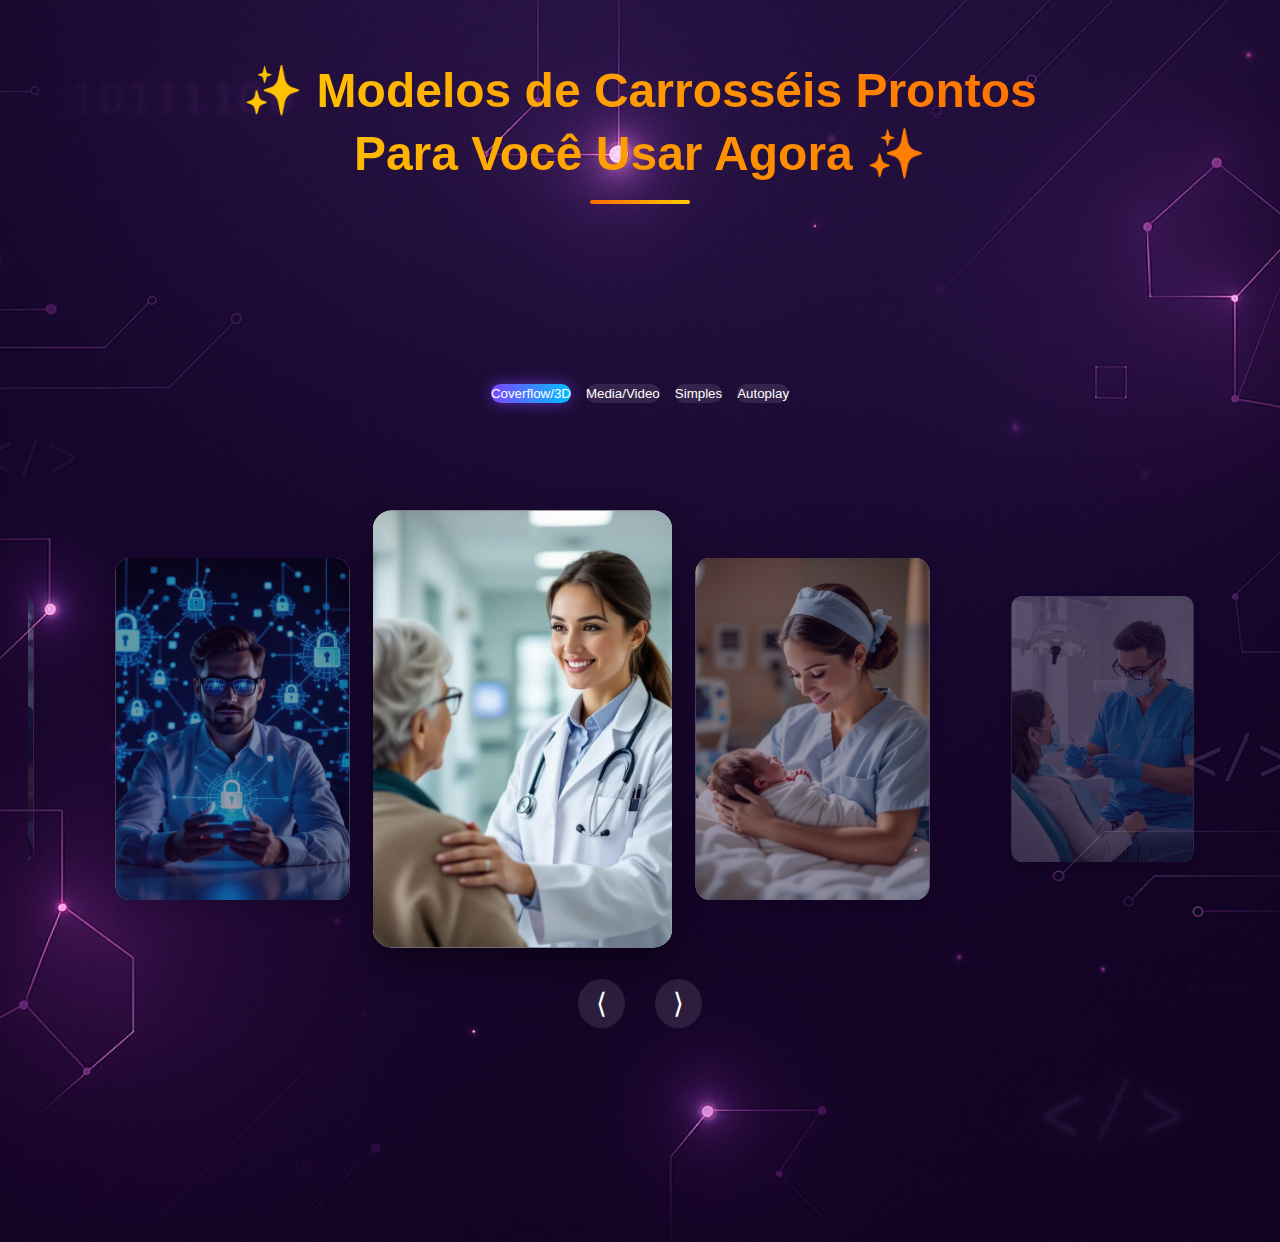
<file: carrossel-projeto/model1.html>
<!DOCTYPE html>
<html lang="pt-BR">
<head>
<meta charset="UTF-8">
<meta name="viewport" content="width=device-width, initial-scale=1.0">
<title>5 Modelos de Carrosséis</title>
<link rel="stylesheet" href="cardscarrossel.css">
</head>
<body>

<div class="titulo-carrossel">
  <h1>✨ Modelos de Carrosséis Prontos Para Você Usar Agora ✨</h1>
</div>

<!-- ========================== -->
<!-- SEÇÃO PRINCIPAL DOS CARROSSEIS -->
<!-- ========================== -->
<section class="carrosseis-interativos">
  <div class="botoes-carrosseis">
    <button class="ativo" data-carousel="modelo1">Coverflow/3D</button>
    <button data-carousel="modelo2">Media/Video</button>
    <button data-carousel="modelo3">Simples</button>
    <button data-carousel="modelo5">Autoplay</button>
  </div>

  <!-- 🔹 MODELO 1 -->
  <div class="carrossel-box modelo1 ativo">
    <div class="carrossel modelo1">
      <div class="carrossel-container">
        <div class="card1"><img src="/carrossel-projeto/img-carrossel/profissao1.jpg" alt="Imagem 1"></div>
        <div class="card1"><img src="/carrossel-projeto/img-carrossel/profissao2.jpg" alt="Imagem 2"></div>
        <div class="card1"><img src="/carrossel-projeto/img-carrossel/profissao3.jpg" alt="Imagem 3"></div>
        <div class="card1"><img src="/carrossel-projeto/img-carrossel/profissao4.jpg" alt="Imagem 4"></div>
        <div class="card1"><img src="/carrossel-projeto/img-carrossel/profissao5.jpg" alt="Imagem 5"></div>
      </div>
      <div class="carrossel-botoes">
        <button class="prev">⟨</button>
        <button class="next">⟩</button>
      </div>
    </div>
  </div>

  <!-- 🔹 MODELO 2 -->
  <div class="carrossel-box modelo2">
    <section class="carrossel modelo2">
      <button class="btn prev">⟨</button>
      <div class="carrossel-container">
        <div class="card2"><video src="/carrossel-projeto/video-carrossel/clip1.mp4"></video><button class="play-btn">▶</button></div>
        <div class="card2"><video src="/carrossel-projeto/video-carrossel/clip2.mp4"></video><button class="play-btn">▶</button></div>
        <div class="card2"><video src="/carrossel-projeto/video-carrossel/clip3.mp4"></video><button class="play-btn">▶</button></div>
      </div>
      <button class="btn next">⟩</button>
    </section>
  </div>

  <!-- 🔹 MODELO 3 -->
  <div class="carrossel-box modelo3">
    <section class="carrossel modelo3">
      <button class="btn prev">⟨</button>
      <div class="carrossel-container">
        <div class="card3"><img src="img-carrossel/beijaflor.jpg" alt="Imagem 1"></div>
        <div class="card3"><img src="img-carrossel/borboleta.jpg" alt="Imagem 2"></div>
        <div class="card3"><img src="img-carrossel/cachorro.jpg" alt="Imagem 3"></div>
      </div>
      <button class="btn next">⟩</button>
    </section>
  </div>

  <!-- 🔹 MODELO 5 -->
  <div class="carrossel-box modelo5">
    <section class="carrossel modelo5">
      <div class="carrossel-container">
        <div class="card5">5-1</div>
        <div class="card5">5-2</div>
        <div class="card5">5-3</div>
        <div class="card5">5-4</div>
        <div class="card5">5-5</div>
      </div>
    </section>
  </div>
</section>

<script>
  // ===== Troca entre carrosséis =====
  const botoes = document.querySelectorAll('.botoes-carrosseis button');
  const carrosseis = document.querySelectorAll('.carrossel-box');

  botoes.forEach(botao => {
    botao.addEventListener('click', () => {
      botoes.forEach(b => b.classList.remove('ativo'));
      botao.classList.add('ativo');

      const alvo = botao.getAttribute('data-carousel');
      carrosseis.forEach(c => {
        c.classList.remove('ativo');
        if (c.classList.contains(alvo)) c.classList.add('ativo');
      });
    });
  });
</script>

<script src="/carrossel-projeto/cardscarrossel.js"></script>
</body>
</html>
</file>
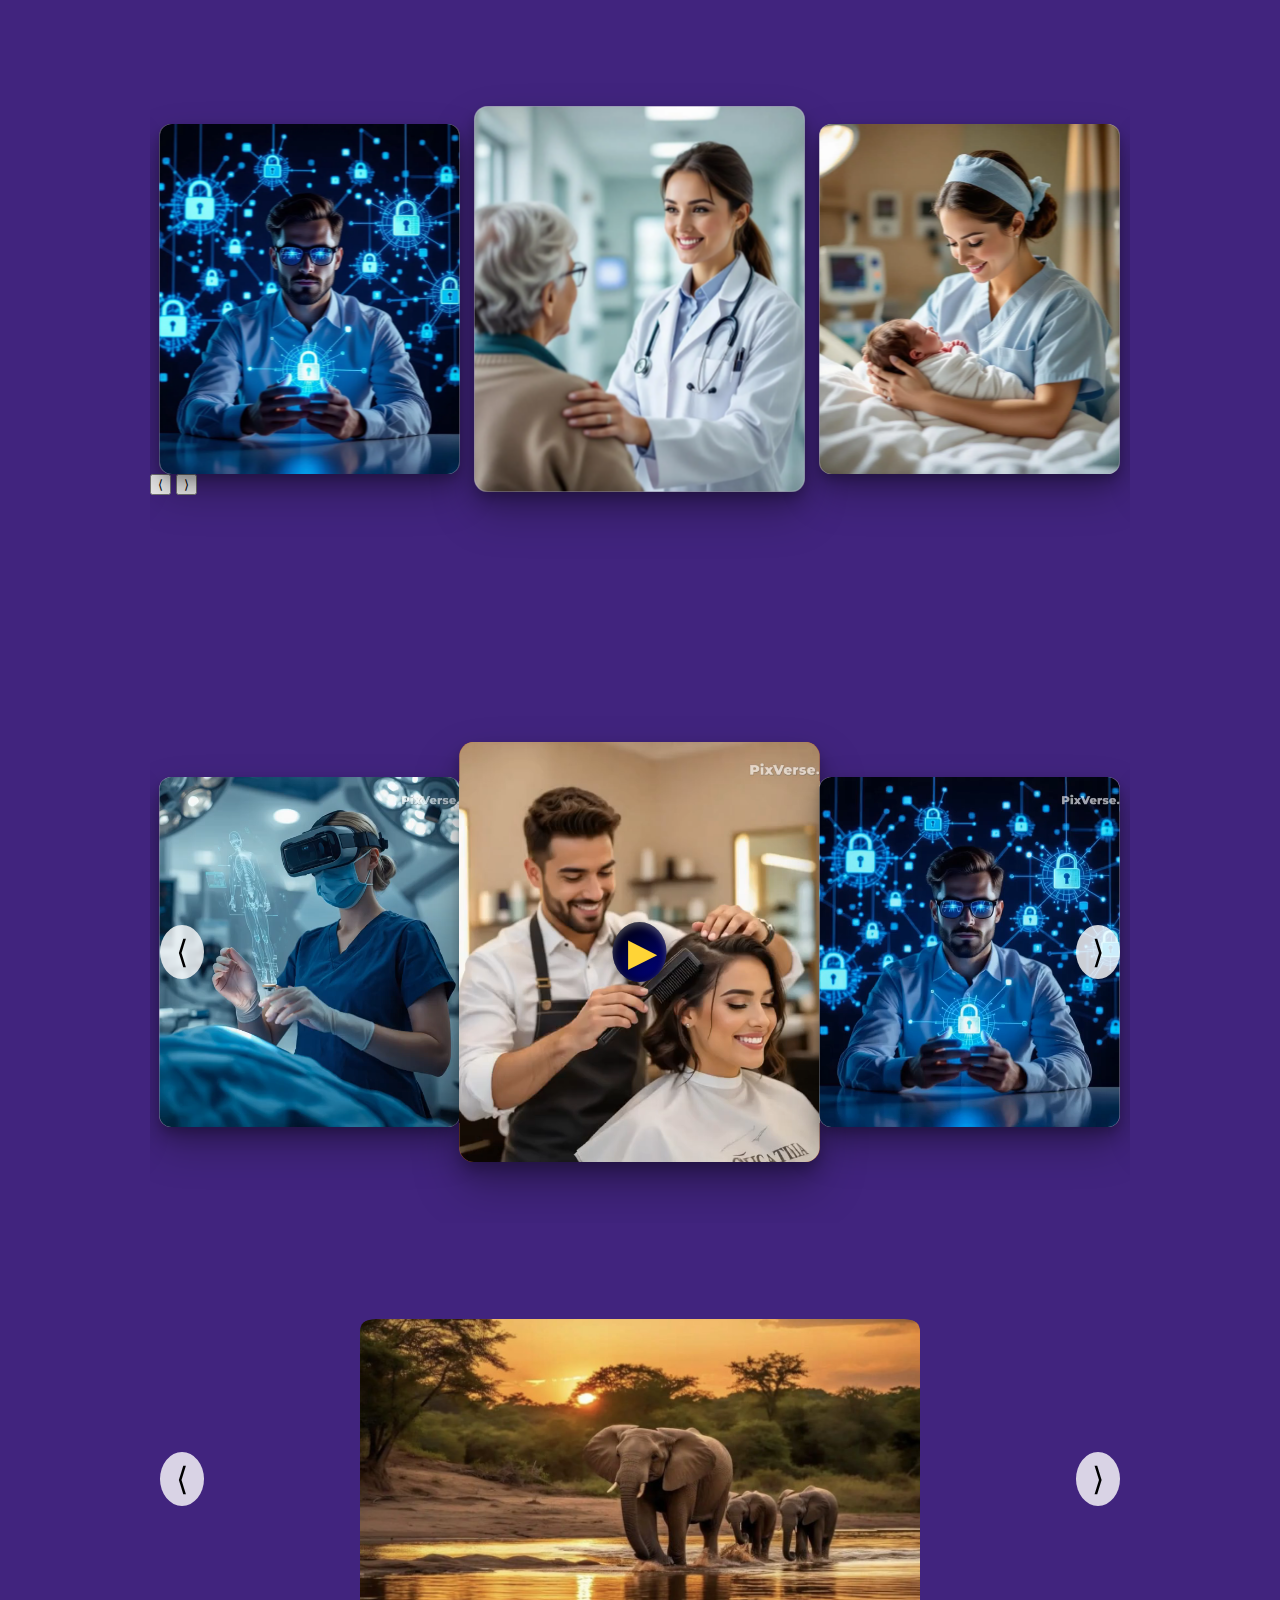
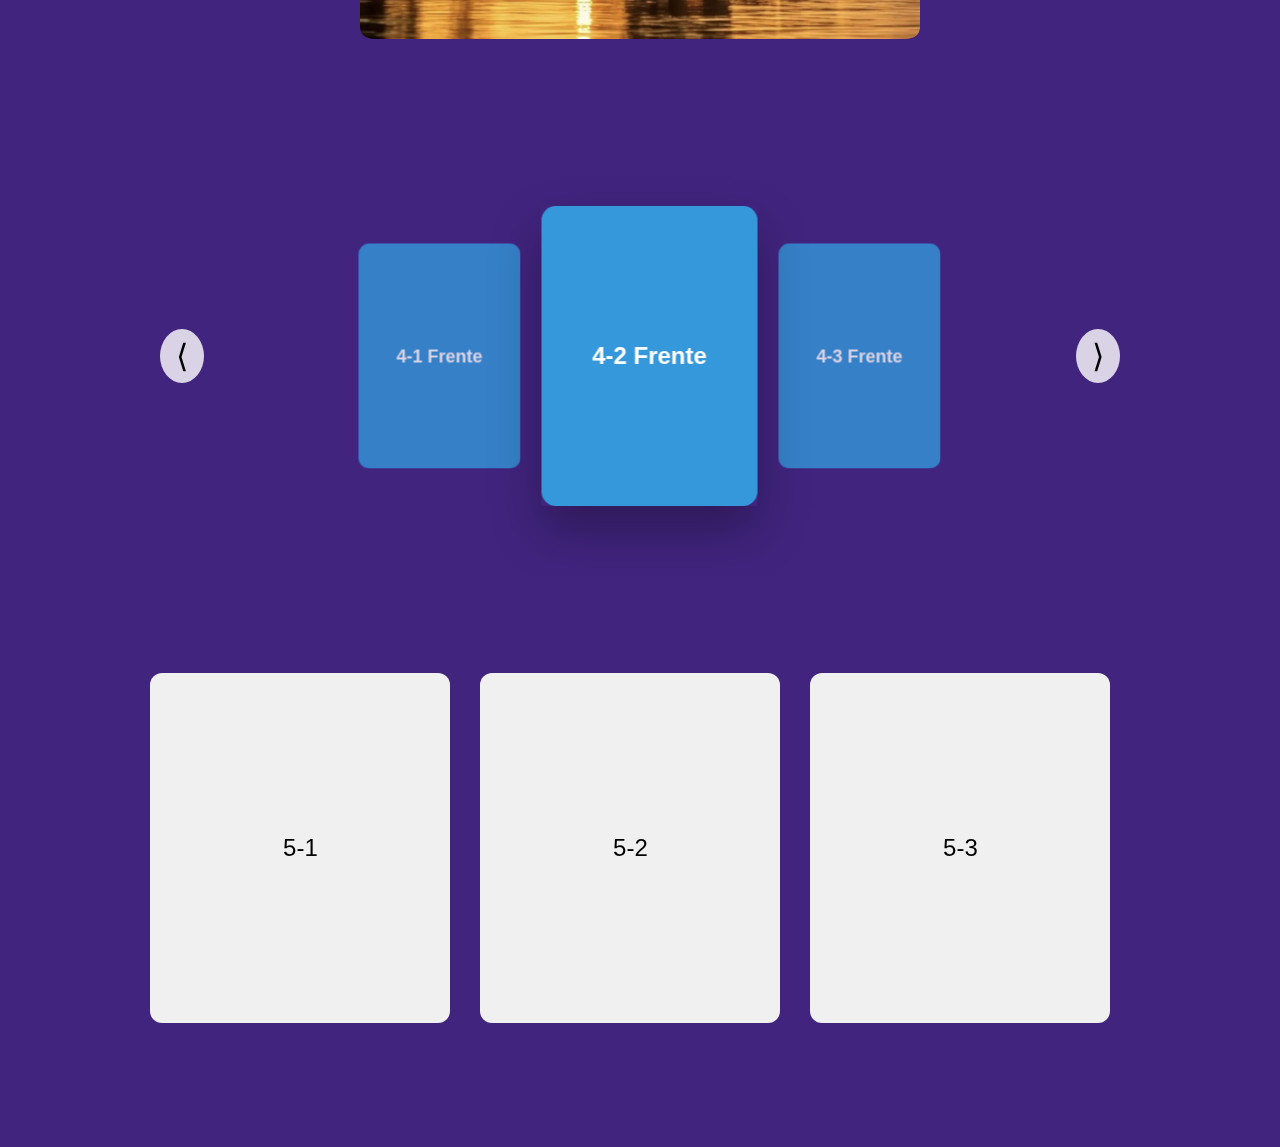
<file: modelos/model1.html>
<!DOCTYPE html>
<html lang="pt-BR">
<head>
<meta charset="UTF-8">
<meta name="viewport" content="width=device-width, initial-scale=1.0">
<title>5 Modelos de Carrosséis</title>
<link rel="stylesheet" href="cardscarrossel.css">
</head>
<body>
  

<section>
  <div class="carrossel modelo1">
    <div class="carrossel-container">
      <div class="card1"><img src="/modelos/img/profissao1.jpg" alt="Descrição da imagem 1"></div>
      <div class="card1"><img src="/modelos/img/profissao2.jpg" alt="Descrição da imagem 2"></div>
      <div class="card1"><img src="/modelos/img/profissao3.jpg" alt="Descrição da imagem 3"></div>
      <div class="card1"><img src="/modelos/img/profissao4.jpg" alt="Descrição da imagem 4"></div>
      <div class="card1"><img src="/modelos/img/profissao5.jpg" alt="Descrição da imagem 5"></div>
    </div>

    <div class="carrossel-botoes">
      <button class="prev">⟨</button>
      <button class="next">⟩</button>
    </div>
  </div>
</section>


<!-- ========================== -->
<!-- CARROSSEL MODELO 2 (vídeos) -->
<!-- ========================== -->
<section class="carrossel modelo2">
  <button class="btn prev">⟨</button>
  <div class="carrossel-container">
    <div class="card2">
      <video src="/modelos/clips/clip1.mp4"></video>
      <button class="play-btn">▶</button>
    </div>
    <div class="card2">
      <video src="/modelos/clips/clip2.mp4"></video>
      <button class="play-btn">▶</button>
    </div>
    <div class="card2">
      <video src="/modelos/clips/clip3.mp4"></video>
      <button class="play-btn">▶</button>
    </div>
    <div class="card2">
      <video src="/modelos/clips/clip4.mp4"></video>
      <button class="play-btn">▶</button>
    </div>
    <div class="card2">
      <video src="/modelos/clips/clip5.mp4"></video>
      <button class="play-btn">▶</button>
    </div>
    <div class="card2">
      <video src="/modelos/clips/clip6.mp4"></video>
      <button class="play-btn">▶</button>
    </div>
    <div class="card2">
      <video src="/modelos/clips/clip7.mp4"></video>
      <button class="play-btn">▶</button>
    </div>
  </div>
  <button class="btn next">⟩</button>
</section>

<!-- ========================== -->
<!-- CARROSSEL MODELO 3 (fade) -->
<!-- ========================== -->
<section class="carrossel modelo3">
  <button class="btn prev">⟨</button>
  <div class="carrossel-container">
    <div class="card3"><img src="/selv/beijaflor.jpg" alt="Imagem 1"></div>
    <div class="card3"><img src="/selv/borboleta.jpg" alt="Imagem 2"></div>
    <div class="card3"><img src="/selv/cachorro.jpg" alt="Imagem 3"></div>
    <div class="card3"><img src="/selv/elefantes.jpg" alt="Imagem 4"></div>
    <div class="card3"><img src="/selv/gatos.jpg" alt="Imagem 5"></div>
    <div class="card3"><img src="/selv/onça.jpg" alt="Imagem 6"></div>
    <div class="card3"><img src="/selv/pinguins.jpg" alt="Imagem 7"></div>
  </div>
  <button class="btn next">⟩</button>
</section>

<!-- ========================== -->
<!-- CARROSSEL MODELO 4 (3D) -->
<!-- ========================== -->
<section class="carrossel modelo4">
  <button class="btn prev">⟨</button>
  <div class="carrossel-container">
    
    <div class="card4">
      <div class="card-inner">
        <div class="card-front">4-1 Frente</div>
        <div class="card-back">4-1 Verso</div>
      </div>
    </div>

    <div class="card4 active">
      <div class="card-inner">
        <div class="card-front">4-2 Frente</div>
        <div class="card-back">4-2 Verso</div>
      </div>
    </div>

    <div class="card4">
      <div class="card-inner">
        <div class="card-front">4-3 Frente</div>
        <div class="card-back">4-3 Verso</div>
      </div>
    </div>

  </div>
  <button class="btn next">⟩</button>
</section>


<!-- ========================== -->
<!-- CARROSSEL MODELO 5 (AUTOPLAY) -->
<!-- ========================== -->
<section class="carrossel modelo5">
  <div class="carrossel-container">
    <div class="card5">5-1</div>
    <div class="card5">5-2</div>
    <div class="card5">5-3</div>
    <div class="card5">5-4</div>
    <div class="card5">5-5</div>
    <div class="card5">5-6</div>
    <div class="card5">5-7</div>
  </div>
</section>

<script src="cardscarrossel.js"></script>
</body>
</html>
</file>
<file: carrossel-projeto/cardscarrossel.css>
/* ===================== RESET E BASE ===================== */
body {
  font-family: Arial, sans-serif;
  background-image: url('img-carrossel/back.png');
  background-size: cover;       /* Faz a imagem cobrir toda a tela */
  background-repeat: no-repeat; /* Evita que a imagem se repita */
  background-position: center;  /* Centraliza a imagem */
  padding: 20px;
}
/* h1 e h2 */
.titulo-carrossel {
  text-align: center;
  margin: 80px auto;
  max-width: 900px;
  padding: 0 20px;
}

.titulo-carrossel h1 {
    font-size: 3rem;
    font-weight: 800;
    margin-bottom: 20px;
    top: -5rem;
    line-height: 1.3;
    background: linear-gradient(90deg, #ffcc00, #ff6a00);
    -webkit-background-clip: text;
    -webkit-text-fill-color: transparent;
    display: inline-block;
    position: relative;
}

.titulo-carrossel h1::after {
  content: "";
  display: block;
  width: 100px;
  height: 4px;
  background: linear-gradient(90deg, #ff6a00, #ffcc00);
  margin: 15px auto 0;
  border-radius: 2px;
}

section {
  margin-bottom: 90px;
}

.carrossel {
  position: relative;
  width: 80%;
  margin: 0 auto;
  overflow: hidden;
  padding: 6rem 0;
}

/* ===================== BOTÕES GERAIS ===================== */
.btn {
  position: absolute;
  top: 50%;
  transform: translateY(-50%);
  background: rgba(255,255,255,0.8);
  border: none;
  font-size: 2rem;
  cursor: pointer;
  z-index: 10;
  padding: 0.5rem 1rem;
  border-radius: 50%;
}
.prev { left: 10px; }
.next { right: 10px; }

.play-btn {
  position: absolute;
  top: 50%;
  left: 50%;
  transform: translate(-50%, -50%) scale(1);
  background: linear-gradient(145deg, #000000, #00038c);
  color: #ffd436;
  border: none;
  border-radius: 50%;
  font-size: 2rem;
  padding: 6px 7px 6px 13px;
  cursor: pointer;
  opacity: 0;
  transition: opacity 0.3s ease, transform 0.2s ease;
  box-shadow: 
    0 5px 10px rgba(0,0,0,0.3),
    inset 0 3px 6px rgba(255,255,255,0.3),
    inset 0 -3px 6px rgba(0,0,0,0.4);
}

@keyframes pulse {
  0%,100% { transform: translate(-50%, -50%) scale(1); }
  50% { transform: translate(-50%, -50%) scale(1.15); }
}

.carrossel.modelo1 {
  width: 100%;
  overflow: hidden;
  display: flex;
  flex-direction: column;
  align-items: center;
}

.carrossel.modelo1 .carrossel-container {
  display: flex;
  justify-content: center;
  align-items: center;
  gap: 30px;
  transition: transform 0.5s ease;
}


.botoes-carrosseis {
  display: flex;
  justify-content: center;
  gap: 15px;
  margin: 20px 0 40px;
}

.botoes-carrosseis button {
  background: rgba(255, 255, 255, 0.1);
  border: none;
  color: #fff;
  padding: 10px 20px;
  border-radius: 20px;
  cursor: pointer;
  transition: 0.3s;
}

.botoes-carrosseis button.ativo,
.botoes-carrosseis button:hover {
  background: linear-gradient(90deg, #7b47ff, #00bfff);
  box-shadow: 0 0 15px rgba(123, 71, 255, 0.6);
}

.carrossel-box {
  display: none;
  opacity: 0;
  transform: translateY(10px);
  transition: all 0.5s ease;
}

.carrossel-box.ativo {
  display: block;
  opacity: 1;
  transform: translateY(0);
}


/* ===================== MODELO 1 ===================== */
.card1 {
  flex: 0 0 auto;
  width: 260px;
  height: 380px;
  border-radius: 16px;
  overflow: hidden;
  background: #f0f0f0;
  display: flex;
  flex-direction: column;
  justify-content: flex-start;
  align-items: center;
  box-shadow: 0 5px 15px rgba(0,0,0,0.2);
  transition: transform 0.6s ease, box-shadow 0.6s ease, opacity 0.6s ease;
  opacity: 0.4; /* base mais transparente */
}

.card1 img {
  width: 100%;
  height: 100%;
  object-fit: cover;
}

/* Ativo no centro */
.card1.active {
  transform: scale(1.15);
  opacity: 1;
  box-shadow: 0 12px 25px rgba(0,0,0,0.4);
}

/* Vizinho imediato */
.card1.left,
.card1.right {
  transform: scale(0.9);
  opacity: 0.6;
}

/* Vizinho distante */
.card1.far-left,
.card1.far-right {
  transform: scale(0.7);
  opacity: 0.3;
}


.carrossel-botoes {
  margin-top: 60px;
  display: flex;
  gap: 30px;
}

.carrossel-botoes button {
  background: rgba(255,255,255,0.1);
  color: #fff;
  font-size: 28px;
  border: none;
  cursor: pointer;
  padding: 8px 18px;
  border-radius: 50%;
  transition: background 0.3s;
}

.carrossel-botoes button:hover {
  background: rgba(255,255,255,0.3);
}


/* ===================== MODELO 2 ===================== */
.carrossel.modelo2 .carrossel-container { 
  display: flex;
  justify-content: center;
  gap: 60px;
  transition: transform 0.5s ease;
  align-items: center;
}

.card2 {
  flex: 0 0 auto;
  width: 300px;
  height: 350px;
  background-color: #f0f0f0;
  border-radius: 12px;
  display: flex;
  justify-content: center;
  align-items: center;
  gap: 3rem;
  font-size: 1.5rem;
  position: relative;
  box-shadow: 
    0 5px 10px rgba(0,0,0,0.15),
    0 10px 20px rgba(0,0,0,0.2),
    0 20px 40px rgba(0,0,0,0.25);
  transition: transform 0.3s ease, opacity 0.3s ease, box-shadow 0.3s ease;
}

.card2 img, .card2 video { width: 100%; height: 100%; object-fit: cover; border-radius: 12px; }
.card2.active { transform: scale(1.2); background: #e67e22; }
.card2.active .play-btn { opacity: 1; animation: pulse 1.5s infinite; }



/* ===================== MODELO 3 ===================== */
.carrossel.modelo3 .carrossel-container { 
  position: relative;
  width: 100%;
  height: 20rem;
  display: flex;
  justify-content: center;
  align-items: center;
  overflow: hidden;
}

.carrossel.modelo3 .card3 {
  position: absolute;
  top: 50%;
  left: 50%;
  transform: translate(-50%, -50%);
  width: 35rem;
  height: 20rem;
  opacity: 0;
  pointer-events: none;
  transition: opacity 0.45s ease, transform 0.45s ease;
  border-radius: 12px;
  overflow: hidden;
  display: flex;
  justify-content: center;
  align-items: center;
}

.carrossel.modelo3 .card3.active {
  opacity: 1;
  pointer-events: auto;
  z-index: 5;
}

.carrossel.modelo3 .card3 img {
  width: 100%;
  height: 100%;
  object-fit: cover;
  border-radius: 12px;
}



/* ===================== MODELO 4 ===================== */
.carrossel.modelo5 .carrossel-container {
  display: flex;
  gap: 30px;
  animation: scroll 10s linear infinite;
}

.card5 {
  flex: 0 0 auto;
  width: 300px;
  height: 350px;
  border-radius: 12px;
  display: flex;
  justify-content: center;
  align-items: center;
  font-size: 1.5rem;
  background-color: #f0f0f0;
  transition: transform 0.3s ease, opacity 0.3s ease;
}

@keyframes scroll { 0% { transform: translateX(0); } 100% { transform: translateX(-50%); } }
/* ===================== RESPONSIVIDADE ===================== */

/* --- TELA MÉDIA (ex: Tablets em modo paisagem, Telas maiores que o mobile) --- */
@media (max-width: 1024px) {
  .carrossel { 
    width: 90%; /* Aumenta a largura para 90% em telas menores */
  }
  
  .card1, .card2, .card4, .card5 { 
    width: 160px; 
    height: 200px; 
  }
  
  .btn { 
    font-size: 1.8rem; 
    padding: 0.4rem 0.8rem; 
  }
  
  .play-btn { 
    font-size: 1.8rem; 
    padding: 10px 14px; 
  }
}

/* --- TELA PEQUENA (ex: Smartphones grandes) --- */
@media (max-width: 600px) {
    /* O body tem padding de 10px, mas não o alteramos */
    
    .carrossel { 
        width: 100%; /* OK, mas pode estar dentro do padding do body */
        padding: 1rem 0; 
    }
    
    /* *CORREÇÃO ESTRATÉGICA:* Forçamos o modelo 1 a ser a largura total da tela (viewport) */
    .carrossel.modelo1 {
        width: 100vw; /* Ocupa 100% da LARGURA DA VIEWPORT (tela) */
        margin-left: calc(50% - 50vw); /* Truque para centralizar a 100vw */
        /* Isso garante que carrossel1.offsetWidth seja a largura total da tela */
    }

    .carrossel.modelo1 .carrossel-container {
        gap: 15px; 
        padding-left: 0; 
        padding-right: 0; 
    }
    
    .card1, .card2, .card4, .card5 { 
        width: 200px; 
        height: 210px; 
        font-size: 1rem; 
    }

    /* ... outras regras ... */
}
  
  .btn { 
    font-size: 1.5rem; 
    padding: 0.3rem 0.6rem; 
  }
  
  .play-btn { 
    font-size: 1.5rem; 
    padding: 8px 12px; 
  }

  .botoes-carrosseis button {
    padding: 2px 0px;
}
/* carrossel modelo 3 */
.carrossel.modelo3 .card3 img {
    width: 246px;
    height: 250px;
    transform: scaleX(1.2);
    border-radius: 20px;
}

/* --- TELA MUITO PEQUENA (ex: Smartphones pequenos) --- */
@media (max-width: 480px) {
  body {
    /* Mantém as regras de fundo mais agressivas para telas pequenas */
    background-image: url('img-carrossel/back.png');
    background-size: cover;
    background-repeat: no-repeat;
    background-position: center;
    padding: 20px 0; /* Remove padding lateral para telas muito pequenas */
  }

  /* Faz os cards ocuparem um espaço ainda menor */
  .card1, .card2, .card4, .card5 {
    width: 200px;
    height: 200px;
  }
  .botoes-carrosseis {
    display: flex
;
    justify-content: center;
    gap: 15px;
    margin: -100px 0 60px;
}
}
</file>
<file: modelos/cardscarrossel.css>
/* ===================== RESET E BASE ===================== */
body {
  font-family: Arial, sans-serif;
  background: #41247e;
  padding: 20px;
}

section {
  margin-bottom: 90px;
}

.carrossel {
  position: relative;
  width: 80%;
  margin: 0 auto;
  overflow: hidden;
  padding: 6rem 0;
}

/* ===================== BOTÕES GERAIS ===================== */
.btn {
  position: absolute;
  top: 50%;
  transform: translateY(-50%);
  background: rgba(255,255,255,0.8);
  border: none;
  font-size: 2rem;
  cursor: pointer;
  z-index: 10;
  padding: 0.5rem 1rem;
  border-radius: 50%;
}
.prev { left: 10px; }
.next { right: 10px; }

.play-btn {
  position: absolute;
  top: 50%;
  left: 50%;
  transform: translate(-50%, -50%) scale(1);
  background: linear-gradient(145deg, #000000, #00038c);
  color: #ffd436;
  border: none;
  border-radius: 50%;
  font-size: 2rem;
  padding: 6px 7px 6px 13px;
  cursor: pointer;
  opacity: 0;
  transition: opacity 0.3s ease, transform 0.2s ease;
  box-shadow: 
    0 5px 10px rgba(0,0,0,0.3),
    inset 0 3px 6px rgba(255,255,255,0.3),
    inset 0 -3px 6px rgba(0,0,0,0.4);
}

@keyframes pulse {
  0%,100% { transform: translate(-50%, -50%) scale(1); }
  50% { transform: translate(-50%, -50%) scale(1.15); }
}

/* ===================== MODELO 1 ===================== */
.carrossel.modelo1 .carrossel-container {
  display: flex;
  justify-content: flex-start;
  gap: 30px;
  transition: transform 0.5s ease;
  align-items: center;
}

.card1 {
  flex: 0 0 auto;
  width: 300px;
  height: 350px;
  background-color: #f0f0f0;
  border-radius: 12px;
  display: flex;
  justify-content: center;
  align-items: center;
  font-size: 1.5rem;
  box-shadow: 
    0 5px 10px rgba(0,0,0,0.15),
    0 10px 20px rgba(0,0,0,0.2),
    0 20px 40px rgba(0,0,0,0.25);
  transition: transform 0.3s ease, opacity 0.3s ease, box-shadow 0.3s ease;
  transform-style: preserve-3d;
}

.card1 img { width: 100%; height: 100%; object-fit: cover; border-radius: 12px; }
.card1.active { transform: scale(1.1); opacity: 1; }
.card1:hover { transform: translateY(-10px) rotateX(5deg) rotateY(5deg); }

/* ===================== MODELO 2 ===================== */
.carrossel.modelo2 .carrossel-container {
  display: flex;
  justify-content: flex-start;
  gap: 30px;
  transition: transform 0.5s ease;
  align-items: center;
}

.card2 {
  flex: 0 0 auto;
  width: 300px;
  height: 350px;
  background-color: #f0f0f0;
  border-radius: 12px;
  display: flex;
  justify-content: center;
  align-items: center;
  font-size: 1.5rem;
  position: relative;
  box-shadow: 
    0 5px 10px rgba(0,0,0,0.15),
    0 10px 20px rgba(0,0,0,0.2),
    0 20px 40px rgba(0,0,0,0.25);
  transition: transform 0.3s ease, opacity 0.3s ease, box-shadow 0.3s ease;
}

.card2 img, .card2 video { width: 100%; height: 100%; object-fit: cover; border-radius: 12px; }
.card2.active { transform: scale(1.2); background: #e67e22; }
.card2.active .play-btn { opacity: 1; animation: pulse 1.5s infinite; }

/* ===================== MODELO 3 ===================== */
.carrossel.modelo3 .carrossel-container { 
  position: relative;
  display: block; 
  height: 20rem; 
  overflow: visible; 
}

.carrossel.modelo3 .card3 {
  position: absolute !important;
  top: 50% !important;
  left: 50% !important;
  transform: translate(-50%, -50%) !important;
  width: 35rem;
  height: 20rem;
  opacity: 0;
  pointer-events: none;
  transition: opacity 0.45s ease, transform 0.45s ease;
  z-index: 0;
  display: flex;
  justify-content: center; 
  align-items: center;
  overflow: hidden;
  border-radius: 12px;
}

.carrossel.modelo3 .card3.active {
  opacity: 1;
  z-index: 999;
  pointer-events: auto;
}

.carrossel.modelo3 .card3 img {
  width: 30rem;
  height: 20rem;
  transform: scaleX(1.2);
  border-radius: 20px;
}

/* ===================== MODELO 4 ===================== */
.carrossel.modelo4 .carrossel-container {
  display: flex;
  justify-content: flex-start; /* deixa o JS controlar a centralização */
  align-items: center;
  gap: 30px;
  perspective: 1000px;
  width: 100%;
  transition: transform 0.5s ease; /* suaviza o movimento */
}

.card4 {
  width: 180px;
  height: 250px;
  flex: 0 0 auto;
  perspective: 1000px;
  transition: transform 0.5s ease, opacity 0.5s ease;
}

.card-inner {
  position: relative;
  width: 100%;
  height: 100%;
  transform-style: preserve-3d;
  transition: transform 0.6s ease;
}

.card4:hover .card-inner {
  transform: rotateY(180deg);
}

.card-front, .card-back {
  position: absolute;
  width: 100%;
  height: 100%;
  border-radius: 12px;
  backface-visibility: hidden;
  display: flex;
  justify-content: center;
  align-items: center;
  font-weight: bold;
  font-size: 20px;
  color: #fff;
}

.card-front { background: #3498db; }
.card-back { background: #2ecc71; transform: rotateY(180deg); }

.card4.active {
  transform: scale(1.2);
  box-shadow: 0 20px 40px rgba(0,0,0,0.3);
  z-index: 10;
}
.card4:not(.active) {
  transform: scale(0.9);
  opacity: 0.8;
  z-index: 1;
}

/* ===================== MODELO 5 ===================== */
.carrossel.modelo5 .carrossel-container {
  display: flex;
  gap: 30px;
  animation: scroll 10s linear infinite;
}

.card5 {
  flex: 0 0 auto;
  width: 300px;
  height: 350px;
  border-radius: 12px;
  display: flex;
  justify-content: center;
  align-items: center;
  font-size: 1.5rem;
  background-color: #f0f0f0;
  transition: transform 0.3s ease, opacity 0.3s ease;
}

@keyframes scroll { 0% { transform: translateX(0); } 100% { transform: translateX(-50%); } }

/* ===================== RESPONSIVIDADE ===================== */
@media (max-width: 1024px) {
  .carrossel { width: 90%; }
  .card1, .card2, .card4, .card5 { width: 160px; height: 200px; }
  .btn { font-size: 1.8rem; padding: 0.4rem 0.8rem; }
  .play-btn { font-size: 1.8rem; padding: 10px 14px; }
}

@media (max-width: 600px) {
  body { padding: 10px; }
  .carrossel { width: 100%; padding: 1rem 0; }
  .carrossel-container { gap: 15px; }
  .card1, .card2, .card4, .card5 { width: 120px; height: 160px; font-size: 1rem; }
  .btn { font-size: 1.5rem; padding: 0.3rem 0.6rem; }
  .play-btn { font-size: 1.5rem; padding: 8px 12px; }
}
</file>
